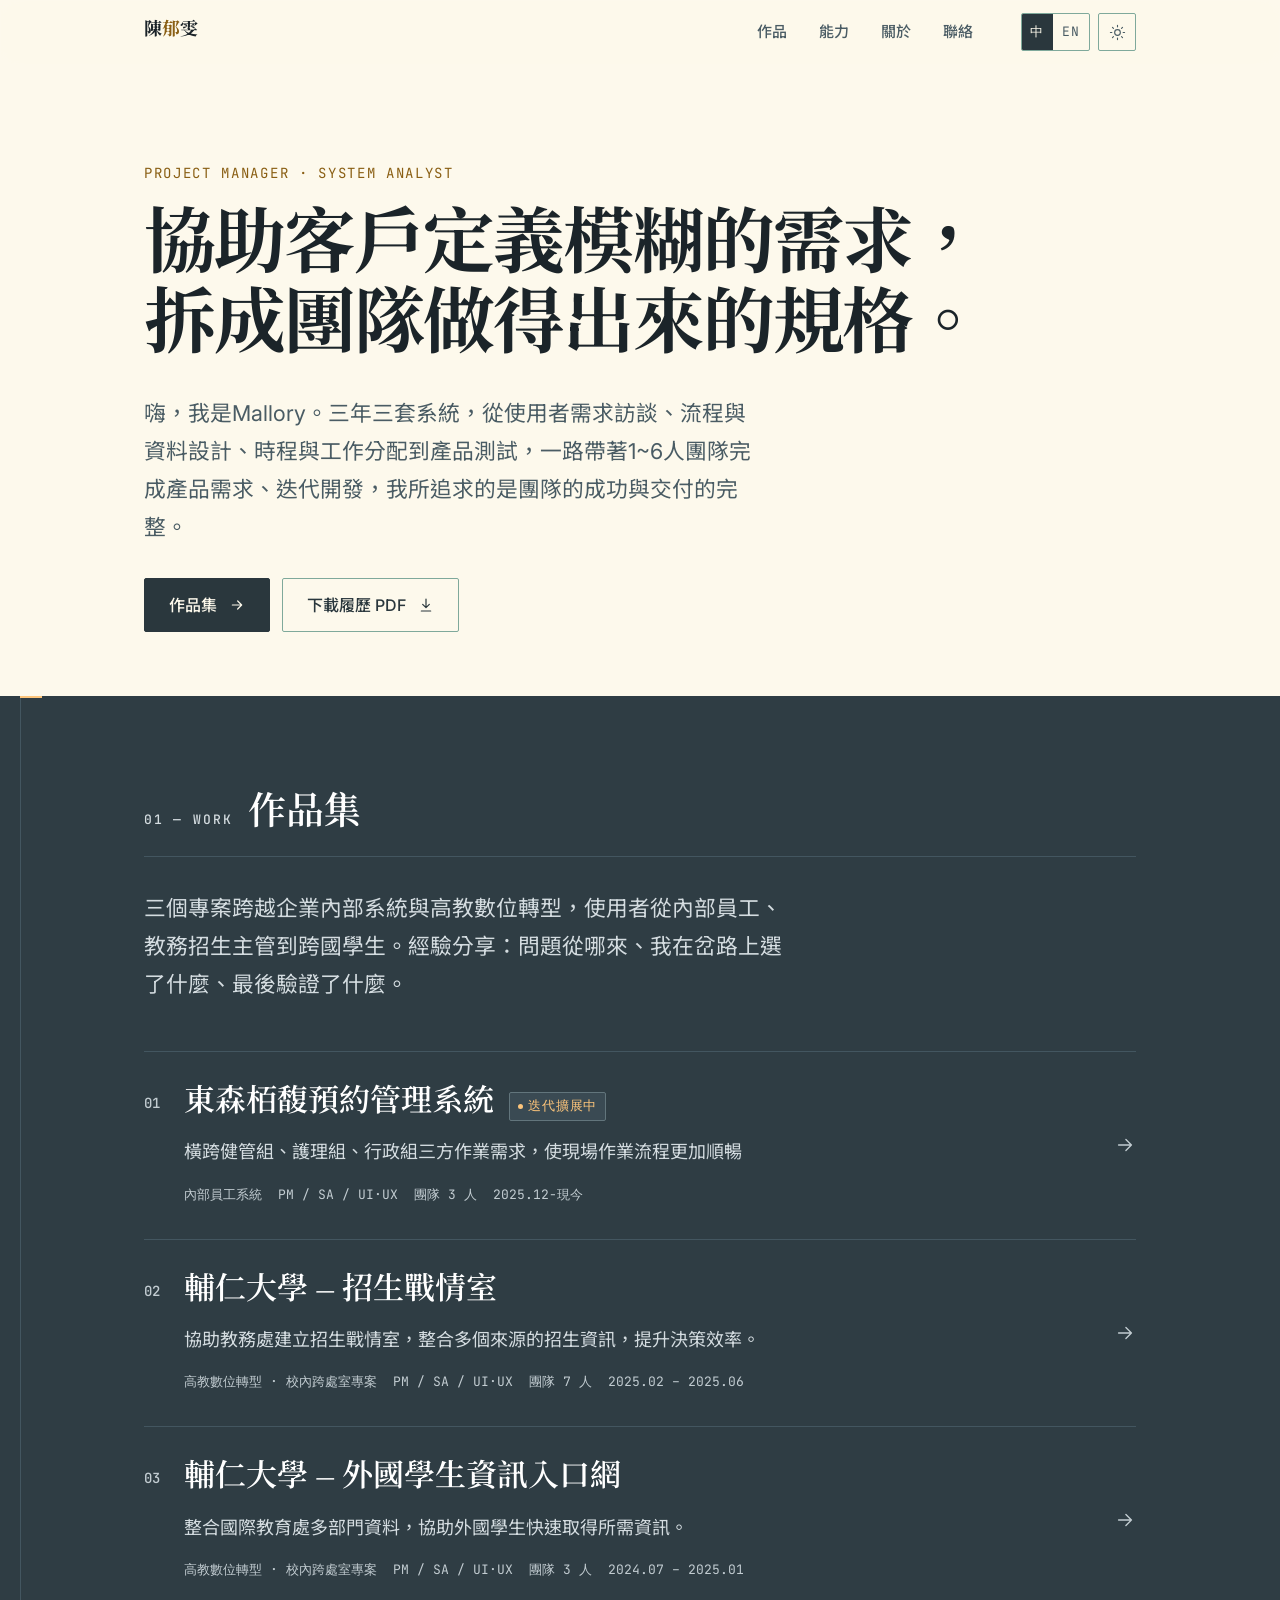
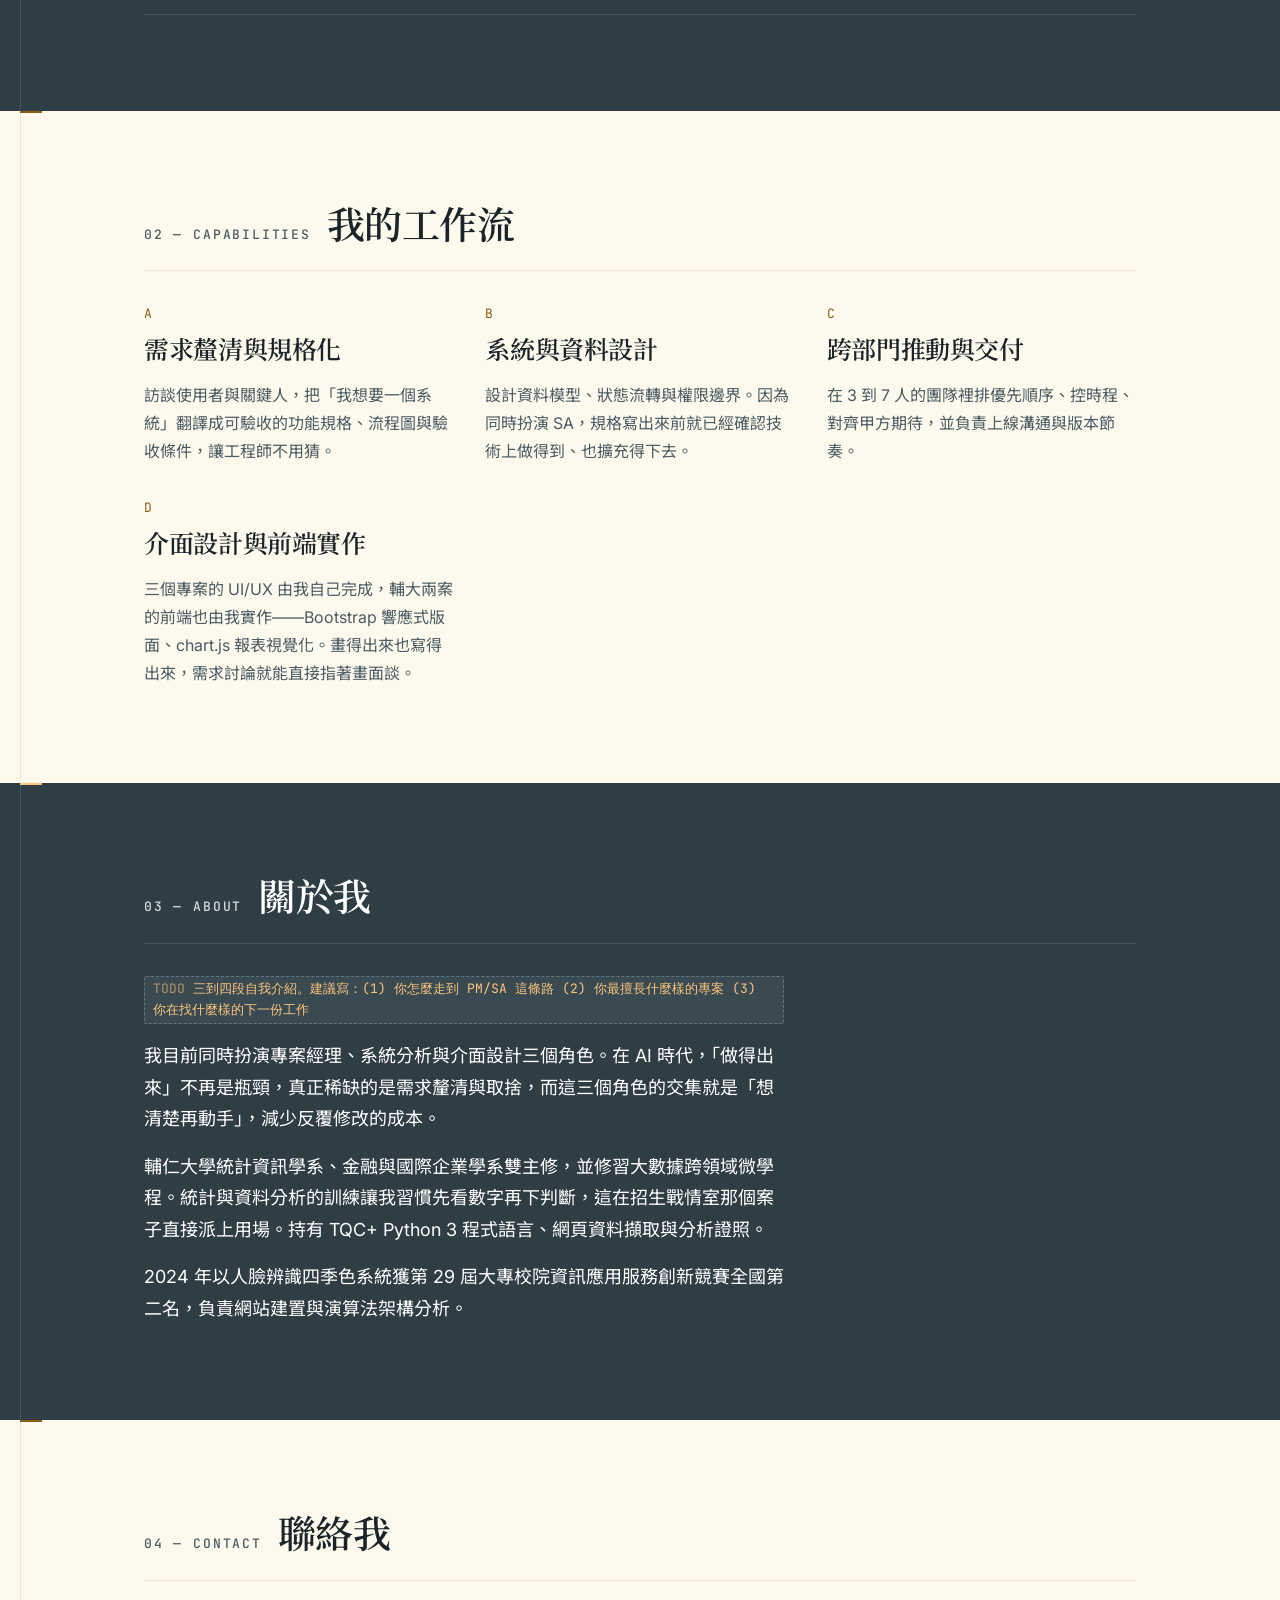
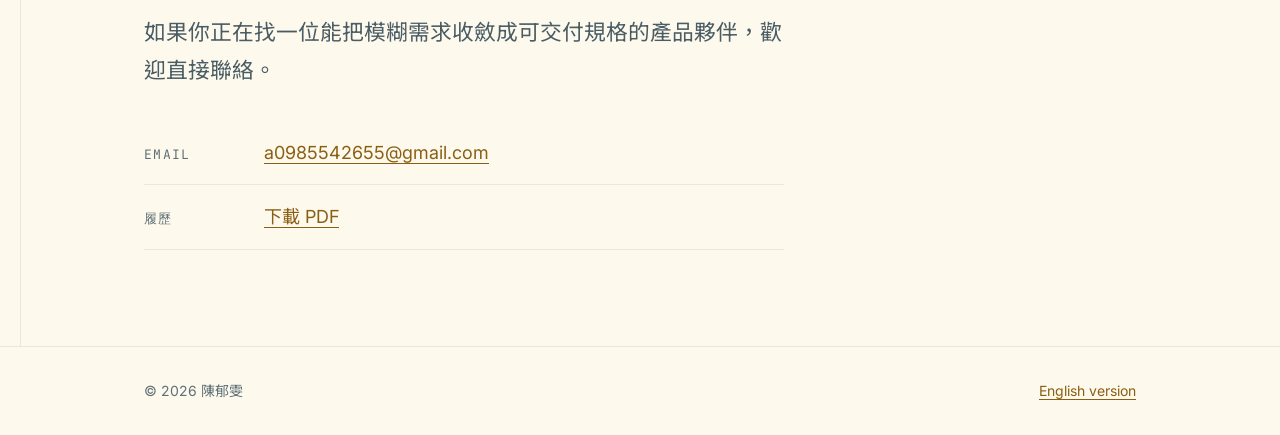
<file: index.html>
<!DOCTYPE html>
<html lang="zh-Hant">
<head>
<meta charset="utf-8">
<meta name="viewport" content="width=device-width, initial-scale=1">
<title>陳郁雯 — 專案經理 / 系統分析</title>
<meta name="description" content="專案經理與系統分析作品集：三個從需求訪談到上線的完整案例，涵蓋企業內部系統與高教數位轉型。">

<link rel="canonical" href="https://yuwen9012.github.io/">
<link rel="alternate" hreflang="zh-Hant" href="https://yuwen9012.github.io/">
<link rel="alternate" hreflang="en" href="https://yuwen9012.github.io/en/">
<link rel="alternate" hreflang="x-default" href="https://yuwen9012.github.io/">

<meta property="og:type" content="website">
<meta property="og:title" content="陳郁雯 — 專案經理 / 系統分析">
<meta property="og:description" content="三個從需求訪談到上線的完整案例，涵蓋企業內部系統與高教數位轉型。">
<meta property="og:url" content="https://yuwen9012.github.io/">
<meta property="og:locale" content="zh_TW">

<link rel="icon" href="assets/favicon.svg" type="image/svg+xml">

<link rel="preconnect" href="https://fonts.googleapis.com">
<link rel="preconnect" href="https://fonts.gstatic.com" crossorigin>
<link rel="stylesheet" href="https://fonts.googleapis.com/css2?family=Inter:wght@400;500;700&family=JetBrains+Mono:wght@400;500&family=Newsreader:wght@400;600;700&family=Noto+Sans+TC:wght@400;500;700&family=Noto+Serif+TC:wght@600;700&display=swap">
<link rel="stylesheet" href="assets/css/main.css">

<script>
  /* Applied before paint so the page never flashes the wrong theme. */
  try {
    var t = localStorage.getItem("theme");
    if (t) document.documentElement.setAttribute("data-theme", t);
  } catch (e) {}
</script>
</head>

<body>
<a class="skip-link" href="#main">跳至主要內容</a>

<header class="site-header">
  <div class="container site-header__inner">
    <a class="brand" href="/">陳<span>郁</span>雯</a>

    <nav class="site-nav" aria-label="主要導覽">
      <div class="site-nav__links">
        <a href="#work">作品</a>
        <a href="#capabilities">能力</a>
        <a href="#about">關於</a>
        <a href="#contact">聯絡</a>
      </div>
    </nav>
      <div class="nav-tools">
        <div class="lang-switch">
          <a href="/" aria-current="true" lang="zh-Hant">中</a>
          <a href="/en/" lang="en">EN</a>
        </div>
        <button class="theme-toggle" type="button" aria-label="切換深色模式">
          <svg class="icon-sun" viewBox="0 0 24 24" fill="none" stroke="currentColor" stroke-width="1.6" stroke-linecap="round" aria-hidden="true"><circle cx="12" cy="12" r="4"/><path d="M12 2v2M12 20v2M4.9 4.9l1.4 1.4M17.7 17.7l1.4 1.4M2 12h2M20 12h2M4.9 19.1l1.4-1.4M17.7 6.3l1.4-1.4"/></svg>
          <svg class="icon-moon" viewBox="0 0 24 24" fill="none" stroke="currentColor" stroke-width="1.6" stroke-linecap="round" stroke-linejoin="round" aria-hidden="true"><path d="M21 12.8A9 9 0 1 1 11.2 3a7 7 0 0 0 9.8 9.8z"/></svg>
        </button>
      </div>
  </div>
</header>

<main id="main">

  <!-- ============ Hero ============ -->
  <section class="hero">
    <div class="container">
      <p class="hero__role reveal">Project Manager &middot; System Analyst</p>
      <h1 class="display hero__title reveal" data-reveal-delay="60">
        協助客戶定義模糊的需求，<br>拆成團隊做得出來的規格。</h1>
      <p class="lede hero__lede reveal" data-reveal-delay="120">
        嗨，我是Mallory。三年三套系統，從使用者需求訪談、流程與資料設計、時程與工作分配到產品測試，一路帶著1~6人團隊完成產品需求、迭代開發，我所追求的是團隊的成功與交付的完整。</p>
      <div class="hero__actions reveal" data-reveal-delay="180">
        <a class="btn" href="#work">
          作品集<svg viewBox="0 0 24 24" fill="none" stroke="currentColor" stroke-width="1.8" stroke-linecap="round" stroke-linejoin="round" aria-hidden="true"><path d="M5 12h14M13 6l6 6-6 6"/></svg>
        </a>
        <!-- TODO：把履歷 PDF 放到 /resume.pdf -->
        <a class="btn btn--ghost" href="/resume.pdf">
          下載履歷 PDF
          <svg viewBox="0 0 24 24" fill="none" stroke="currentColor" stroke-width="1.8" stroke-linecap="round" stroke-linejoin="round" aria-hidden="true"><path d="M12 3v12M7 11l5 5 5-5M5 21h14"/></svg>
        </a>
      </div>
    </div>
  </section>

  <!-- ============ Work ============ -->
  <section class="section" id="work">
    <div class="container">
      <div class="section-head reveal">
        <span class="eyebrow">01 &mdash; Work</span>
        <h2>作品集</h2>
      </div>
      <p class="lede measure reveal" style="margin-bottom:var(--s-6)">
        三個專案跨越企業內部系統與高教數位轉型，使用者從內部員工、教務招生主管到跨國學生。經驗分享：問題從哪來、我在岔路上選了什麼、最後驗證了什麼。</p>

      <div class="project-list">

        <a class="project-item reveal" href="projects/ehsn-booking/">
          <span class="project-item__num">01</span>
          <span class="project-item__body">
            <span class="project-item__title">東森栢馥預約管理系統</span>
            <span class="tag" style="margin-left:.6rem;vertical-align:.18em">迭代擴展中</span>
            <span class="project-item__desc">
              <span >橫跨健管組、護理組、行政組三方作業需求，使現場作業流程更加順暢</span>
            </span>
            <span class="project-item__meta">
              <span>內部員工系統</span>
              <span>PM / SA / UI&middot;UX</span>
              <span>團隊 3 人</span>
              <span>2025.12-現今</span>
            </span>
          </span>
          <span class="project-item__arrow">
            <svg viewBox="0 0 24 24" fill="none" stroke="currentColor" stroke-width="1.5" stroke-linecap="round" stroke-linejoin="round" aria-hidden="true"><path d="M5 12h14M13 6l6 6-6 6"/></svg>
          </span>
        </a>

        <a class="project-item reveal" href="projects/fju-admissions/">
          <span class="project-item__num">02</span>
          <span class="project-item__body">
            <span class="project-item__title">輔仁大學 &mdash; 招生戰情室</span>
            <span class="project-item__desc">
              <span>協助教務處建立招生戰情室，整合多個來源的招生資訊，提升決策效率。</span>
            </span>
            <span class="project-item__meta">
              <span>高教數位轉型 &middot; 校內跨處室專案</span>
              <span>PM / SA / UI&middot;UX</span>
              <span>團隊 7 人</span>
              <span>2025.02 – 2025.06</span>
            </span>
          </span>
          <span class="project-item__arrow">
            <svg viewBox="0 0 24 24" fill="none" stroke="currentColor" stroke-width="1.5" stroke-linecap="round" stroke-linejoin="round" aria-hidden="true"><path d="M5 12h14M13 6l6 6-6 6"/></svg>
          </span>
        </a>

        <a class="project-item reveal" href="projects/fju-intl-portal/">
          <span class="project-item__num">03</span>
          <span class="project-item__body">
            <span class="project-item__title">輔仁大學 &mdash; 外國學生資訊入口網</span>
            <span class="project-item__desc">
              <span>整合國際教育處多部門資料，協助外國學生快速取得所需資訊。</span>
            </span>
            <span class="project-item__meta">
              <span>高教數位轉型 &middot; 校內跨處室專案</span>
              <span>PM / SA / UI&middot;UX</span>
              <span>團隊 3 人</span>
              <span>2024.07 – 2025.01</span>
            </span>
          </span>
          <span class="project-item__arrow">
            <svg viewBox="0 0 24 24" fill="none" stroke="currentColor" stroke-width="1.5" stroke-linecap="round" stroke-linejoin="round" aria-hidden="true"><path d="M5 12h14M13 6l6 6-6 6"/></svg>
          </span>
        </a>

      </div>
    </div>
  </section>

  <!-- ============ Capabilities ============ -->
  <section class="section" id="capabilities">
    <div class="container">
      <div class="section-head reveal">
        <span class="eyebrow">02 &mdash; Capabilities</span>
        <h2>我的工作流</h2>
      </div>

      <div class="grid-3">
        <div class="capability reveal">
          <span class="capability__num">A</span>
          <h3>需求釐清與規格化</h3>
          <p>訪談使用者與關鍵人，把「我想要一個系統」翻譯成可驗收的功能規格、流程圖與驗收條件，讓工程師不用猜。</p>
        </div>
        <div class="capability reveal" data-reveal-delay="60">
          <span class="capability__num">B</span>
          <h3>系統與資料設計</h3>
          <p>設計資料模型、狀態流轉與權限邊界。因為同時扮演 SA，規格寫出來前就已經確認技術上做得到、也擴充得下去。</p>
        </div>
        <div class="capability reveal" data-reveal-delay="120">
          <span class="capability__num">C</span>
          <h3>跨部門推動與交付</h3>
          <p>在 3 到 7 人的團隊裡排優先順序、控時程、對齊甲方期待，並負責上線溝通與版本節奏。</p>
        </div>
        <div class="capability reveal" data-reveal-delay="180">
          <span class="capability__num">D</span>
          <h3>介面設計與前端實作</h3>
          <p>三個專案的 UI/UX 由我自己完成，輔大兩案的前端也由我實作——Bootstrap 響應式版面、chart.js 報表視覺化。畫得出來也寫得出來，需求討論就能直接指著畫面談。</p>
        </div>
      </div>
    </div>
  </section>

  <!-- ============ About ============ -->
  <section class="section" id="about">
    <div class="container">
      <div class="section-head reveal">
        <span class="eyebrow">03 &mdash; About</span>
        <h2>關於我</h2>
      </div>
      <div class="prose measure reveal">
        <p><span class="todo">三到四段自我介紹。建議寫：(1) 你怎麼走到 PM/SA 這條路 (2) 你最擅長什麼樣的專案 (3) 你在找什麼樣的下一份工作</span></p>
        <p>
          我目前同時扮演專案經理、系統分析與介面設計三個角色。在 AI 時代，「做得出來」不再是瓶頸，真正稀缺的是需求釐清與取捨，而這三個角色的交集就是「想清楚再動手」，減少反覆修改的成本。</p>
        <p>輔仁大學統計資訊學系、金融與國際企業學系雙主修，並修習大數據跨領域微學程。統計與資料分析的訓練讓我習慣先看數字再下判斷，這在招生戰情室那個案子直接派上用場。持有 TQC+ Python 3 程式語言、網頁資料擷取與分析證照。</p>
        <p>2024 年以人臉辨識四季色系統獲第 29 屆大專校院資訊應用服務創新競賽全國第二名，負責網站建置與演算法架構分析。</p>
      </div>
    </div>
  </section>

  <!-- ============ Contact ============ -->
  <section class="section" id="contact">
    <div class="container">
      <div class="section-head reveal">
        <span class="eyebrow">04 &mdash; Contact</span>
        <h2>聯絡我</h2>
      </div>
      <div class="measure reveal">
        <p class="lede">如果你正在找一位能把模糊需求收斂成可交付規格的產品夥伴，歡迎直接聯絡。</p>
        <dl class="contact-list">
          <div class="contact-row">
            <dt>Email</dt>
            <!-- TODO：請務必使用「個人」信箱，不要用公司信箱 -->
            <dd><a class="link" href="mailto:a0985542655@gmail.com">a0985542655@gmail.com</a></dd>
          </div>
          <div class="contact-row">
            <dt>履歷</dt>
            <dd><a class="link" href="/resume.pdf">下載 PDF</a></dd>
          </div>
        </dl>
      </div>
    </div>
  </section>

</main>

<footer class="site-footer">
  <div class="container site-footer__inner">
    <span>&copy; 2026 陳郁雯</span>
    <span><a class="link" href="/en/" lang="en">English version</a></span>
  </div>
</footer>

<script src="assets/js/main.js" defer></script>
</body>
</html>
</file>
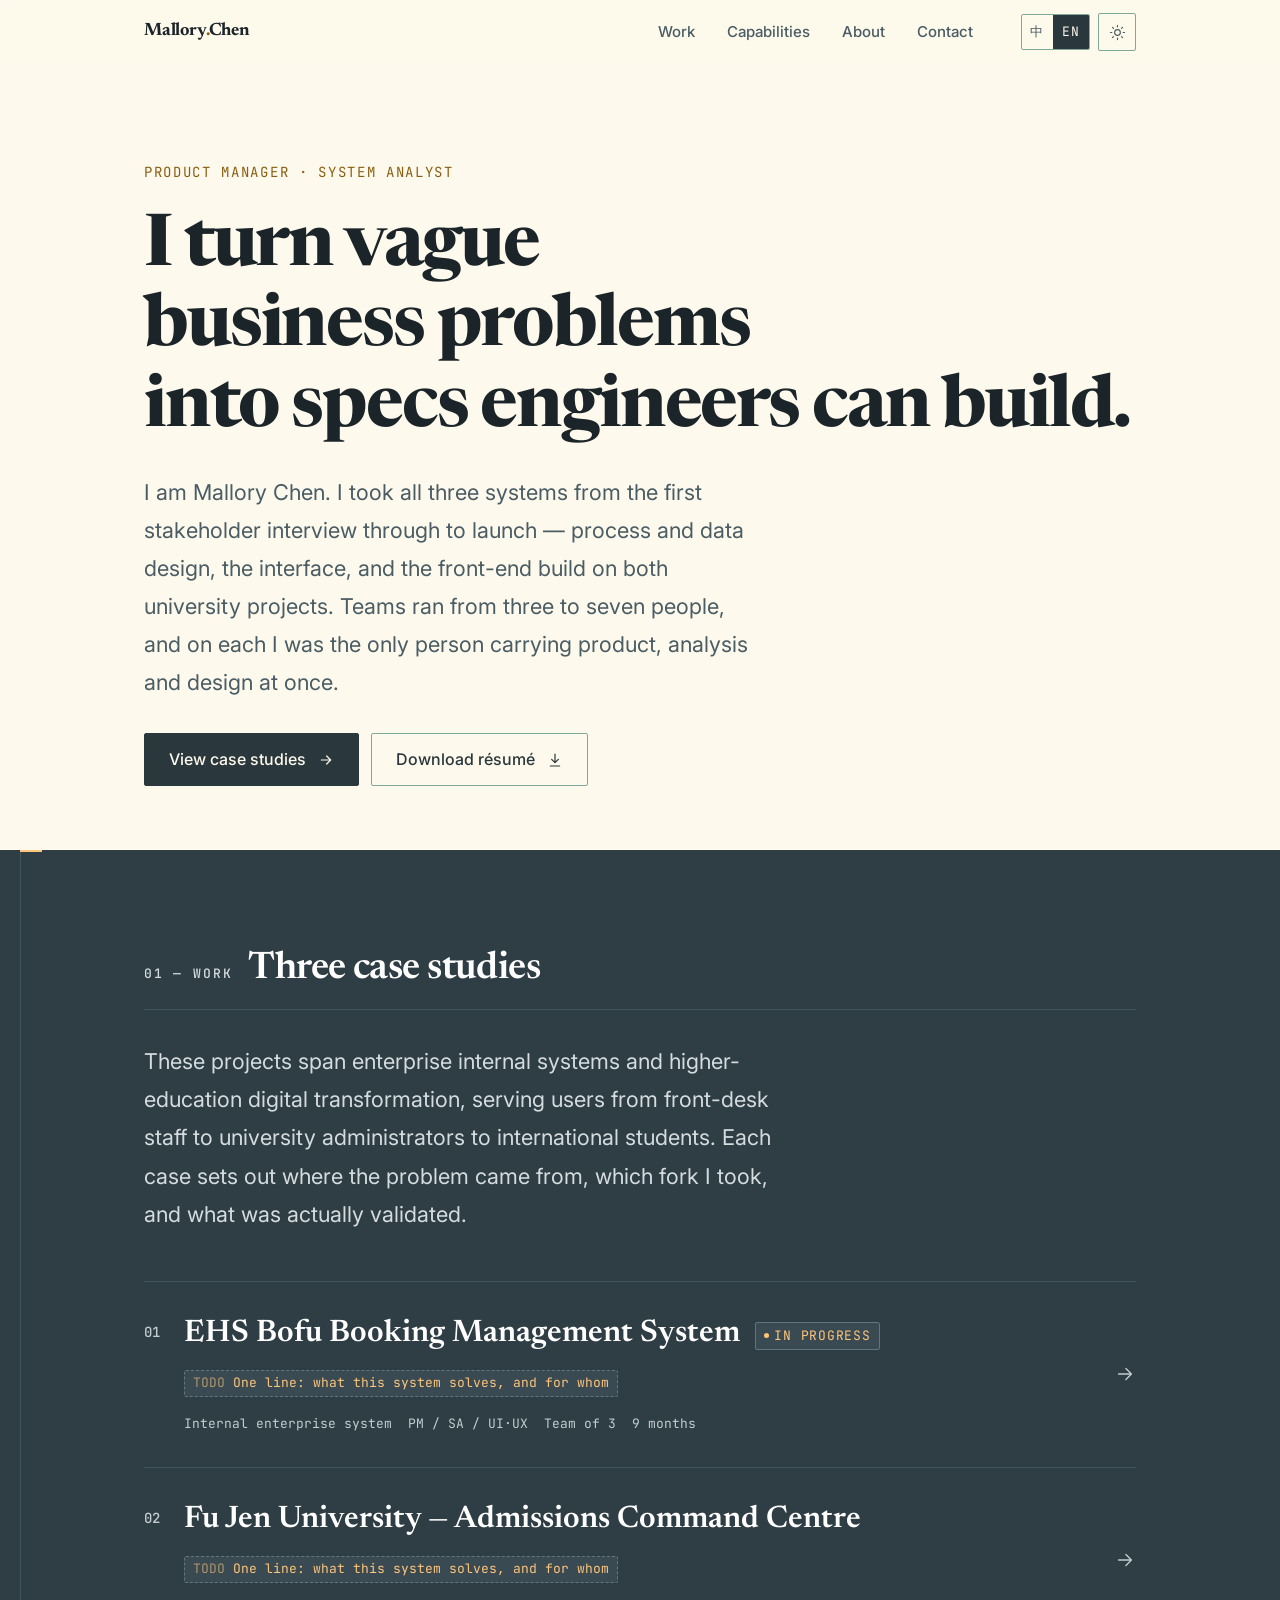
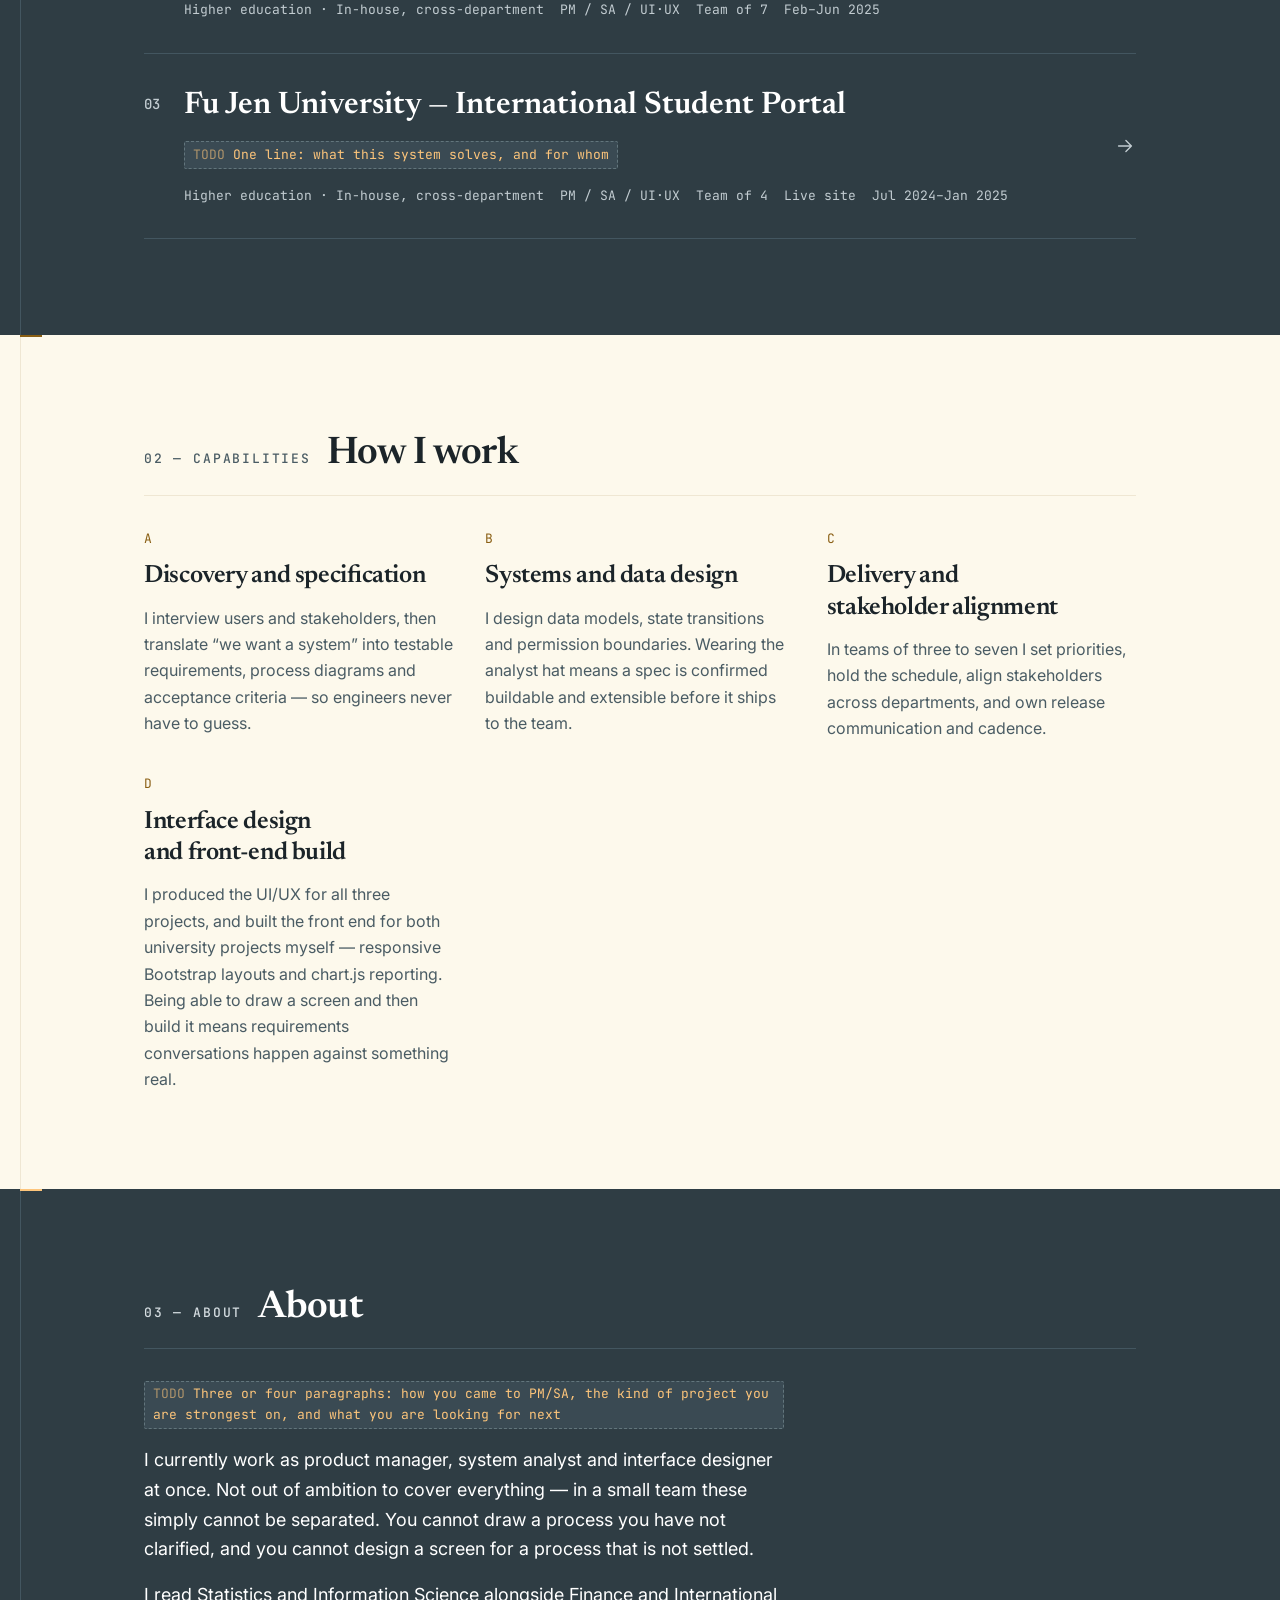
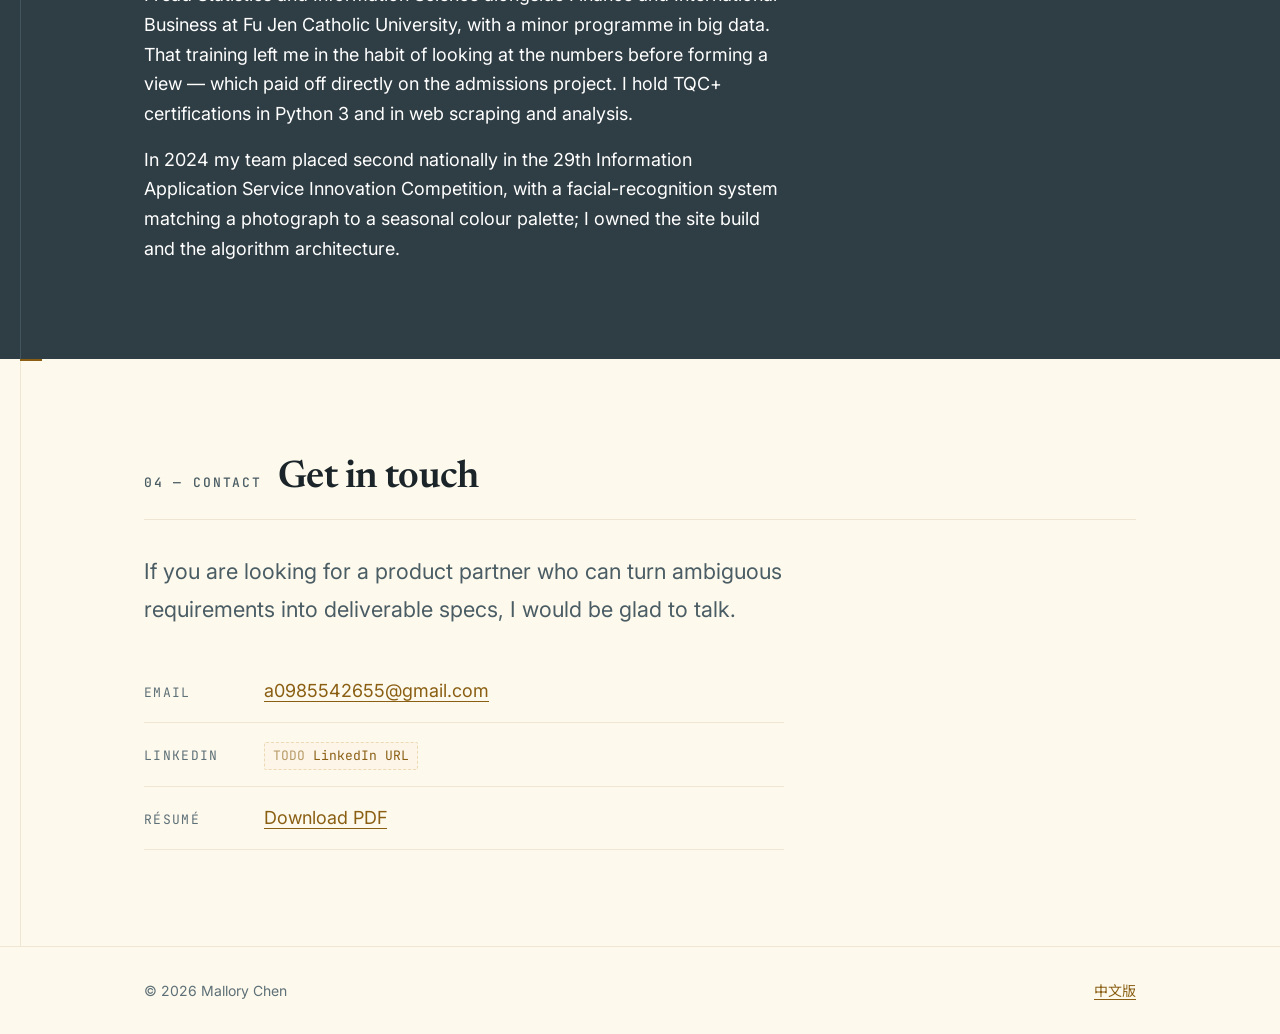
<file: en/index.html>
<!DOCTYPE html>
<html lang="en">
<head>
<meta charset="utf-8">
<meta name="viewport" content="width=device-width, initial-scale=1">
<title>Mallory Chen — Product Manager / System Analyst</title>
<meta name="description" content="Product management and systems analysis portfolio: three end-to-end case studies across enterprise internal systems and higher-education digital transformation.">

<link rel="canonical" href="https://yuwen9012.github.io/en/">
<link rel="alternate" hreflang="zh-Hant" href="https://yuwen9012.github.io/">
<link rel="alternate" hreflang="en" href="https://yuwen9012.github.io/en/">
<link rel="alternate" hreflang="x-default" href="https://yuwen9012.github.io/">

<meta property="og:type" content="website">
<meta property="og:title" content="Mallory Chen — Product Manager / System Analyst">
<meta property="og:description" content="Three end-to-end case studies across enterprise internal systems and higher-education digital transformation.">
<meta property="og:url" content="https://yuwen9012.github.io/en/">
<meta property="og:locale" content="en">

<link rel="icon" href="../assets/favicon.svg" type="image/svg+xml">

<link rel="preconnect" href="https://fonts.googleapis.com">
<link rel="preconnect" href="https://fonts.gstatic.com" crossorigin>
<link rel="stylesheet" href="https://fonts.googleapis.com/css2?family=Inter:wght@400;500;700&family=JetBrains+Mono:wght@400;500&family=Newsreader:wght@400;600;700&family=Noto+Sans+TC:wght@400;500;700&family=Noto+Serif+TC:wght@600;700&display=swap">
<link rel="stylesheet" href="../assets/css/main.css">

<script>
  try {
    var t = localStorage.getItem("theme");
    if (t) document.documentElement.setAttribute("data-theme", t);
  } catch (e) {}
</script>
</head>

<body>
<a class="skip-link" href="#main">Skip to main content</a>

<header class="site-header">
  <div class="container site-header__inner">
    <a class="brand" href="/en/">Mallory<span>.</span>Chen</a>

    <nav class="site-nav" aria-label="Primary">
      <div class="site-nav__links">
        <a href="#work">Work</a>
        <a href="#capabilities">Capabilities</a>
        <a href="#about">About</a>
        <a href="#contact">Contact</a>
      </div>
    </nav>
      <div class="nav-tools">
        <div class="lang-switch">
          <a href="/" lang="zh-Hant">中</a>
          <a href="/en/" aria-current="true" lang="en">EN</a>
        </div>
        <button class="theme-toggle" type="button" aria-label="Toggle dark mode">
          <svg class="icon-sun" viewBox="0 0 24 24" fill="none" stroke="currentColor" stroke-width="1.6" stroke-linecap="round" aria-hidden="true"><circle cx="12" cy="12" r="4"/><path d="M12 2v2M12 20v2M4.9 4.9l1.4 1.4M17.7 17.7l1.4 1.4M2 12h2M20 12h2M4.9 19.1l1.4-1.4M17.7 6.3l1.4-1.4"/></svg>
          <svg class="icon-moon" viewBox="0 0 24 24" fill="none" stroke="currentColor" stroke-width="1.6" stroke-linecap="round" stroke-linejoin="round" aria-hidden="true"><path d="M21 12.8A9 9 0 1 1 11.2 3a7 7 0 0 0 9.8 9.8z"/></svg>
        </button>
      </div>
  </div>
</header>

<main id="main">

  <!-- ============ Hero ============ -->
  <section class="hero">
    <div class="container">
      <p class="hero__role reveal">Product Manager &middot; System Analyst</p>
      <h1 class="display hero__title reveal" data-reveal-delay="60">
        I turn vague business problems<br>
        into specs engineers can build.
      </h1>
      <p class="lede hero__lede reveal" data-reveal-delay="120">
        I am Mallory Chen. I took all three systems from the first stakeholder interview
        through to launch &mdash; process and data design, the interface, and the front-end build
        on both university projects. Teams ran from three to seven people, and on each I was the
        only person carrying product, analysis and design at once.
      </p>
      <div class="hero__actions reveal" data-reveal-delay="180">
        <a class="btn" href="#work">
          View case studies
          <svg viewBox="0 0 24 24" fill="none" stroke="currentColor" stroke-width="1.8" stroke-linecap="round" stroke-linejoin="round" aria-hidden="true"><path d="M5 12h14M13 6l6 6-6 6"/></svg>
        </a>
        <!-- TODO: place the English resume at /resume-en.pdf -->
        <a class="btn btn--ghost" href="/resume-en.pdf">
          Download résumé
          <svg viewBox="0 0 24 24" fill="none" stroke="currentColor" stroke-width="1.8" stroke-linecap="round" stroke-linejoin="round" aria-hidden="true"><path d="M12 3v12M7 11l5 5 5-5M5 21h14"/></svg>
        </a>
      </div>
    </div>
  </section>

  <!-- ============ Work ============ -->
  <section class="section" id="work">
    <div class="container">
      <div class="section-head reveal">
        <span class="eyebrow">01 &mdash; Work</span>
        <h2>Three case studies</h2>
      </div>
      <p class="lede measure reveal" style="margin-bottom:var(--s-6)">
        These projects span enterprise internal systems and higher-education digital transformation,
        serving users from front-desk staff to university administrators to international students.
        Each case sets out where the problem came from, which fork I took, and what was actually validated.
      </p>

      <div class="project-list">

        <a class="project-item reveal" href="projects/ehsn-booking/">
          <span class="project-item__num">01</span>
          <span class="project-item__body">
            <span class="project-item__title">EHS Bofu Booking Management System</span>
            <span class="tag" style="margin-left:.6rem;vertical-align:.18em">In progress</span>
            <span class="project-item__desc">
              <span class="todo">One line: what this system solves, and for whom</span>
            </span>
            <span class="project-item__meta">
              <span>Internal enterprise system</span>
              <span>PM / SA / UI&middot;UX</span>
              <span>Team of 3</span>
              <span>9 months</span>
            </span>
          </span>
          <span class="project-item__arrow">
            <svg viewBox="0 0 24 24" fill="none" stroke="currentColor" stroke-width="1.5" stroke-linecap="round" stroke-linejoin="round" aria-hidden="true"><path d="M5 12h14M13 6l6 6-6 6"/></svg>
          </span>
        </a>

        <a class="project-item reveal" href="projects/fju-admissions/">
          <span class="project-item__num">02</span>
          <span class="project-item__body">
            <span class="project-item__title">Fu Jen University &mdash; Admissions Command Centre</span>
            <span class="project-item__desc">
              <span class="todo">One line: what this system solves, and for whom</span>
            </span>
            <span class="project-item__meta">
              <span>Higher education &middot; In-house, cross-department</span>
              <span>PM / SA / UI&middot;UX</span>
              <span>Team of 7</span>
              <span>Feb&ndash;Jun 2025</span>
            </span>
          </span>
          <span class="project-item__arrow">
            <svg viewBox="0 0 24 24" fill="none" stroke="currentColor" stroke-width="1.5" stroke-linecap="round" stroke-linejoin="round" aria-hidden="true"><path d="M5 12h14M13 6l6 6-6 6"/></svg>
          </span>
        </a>

        <a class="project-item reveal" href="projects/fju-intl-portal/">
          <span class="project-item__num">03</span>
          <span class="project-item__body">
            <span class="project-item__title">Fu Jen University &mdash; International Student Portal</span>
            <span class="project-item__desc">
              <span class="todo">One line: what this system solves, and for whom</span>
            </span>
            <span class="project-item__meta">
              <span>Higher education &middot; In-house, cross-department</span>
              <span>PM / SA / UI&middot;UX</span>
              <span>Team of 4</span>
              <span>Live site</span>
              <span>Jul 2024&ndash;Jan 2025</span>
            </span>
          </span>
          <span class="project-item__arrow">
            <svg viewBox="0 0 24 24" fill="none" stroke="currentColor" stroke-width="1.5" stroke-linecap="round" stroke-linejoin="round" aria-hidden="true"><path d="M5 12h14M13 6l6 6-6 6"/></svg>
          </span>
        </a>

      </div>
    </div>
  </section>

  <!-- ============ Capabilities ============ -->
  <section class="section" id="capabilities">
    <div class="container">
      <div class="section-head reveal">
        <span class="eyebrow">02 &mdash; Capabilities</span>
        <h2>How I work</h2>
      </div>

      <div class="grid-3">
        <div class="capability reveal">
          <span class="capability__num">A</span>
          <h3>Discovery and specification</h3>
          <p>I interview users and stakeholders, then translate &ldquo;we want a system&rdquo; into testable requirements, process diagrams and acceptance criteria &mdash; so engineers never have to guess.</p>
        </div>
        <div class="capability reveal" data-reveal-delay="60">
          <span class="capability__num">B</span>
          <h3>Systems and data design</h3>
          <p>I design data models, state transitions and permission boundaries. Wearing the analyst hat means a spec is confirmed buildable and extensible before it ships to the team.</p>
        </div>
        <div class="capability reveal" data-reveal-delay="120">
          <span class="capability__num">C</span>
          <h3>Delivery and stakeholder alignment</h3>
          <p>In teams of three to seven I set priorities, hold the schedule, align stakeholders across departments, and own release communication and cadence.</p>
        </div>
        <div class="capability reveal" data-reveal-delay="180">
          <span class="capability__num">D</span>
          <h3>Interface design and front-end build</h3>
          <p>I produced the UI/UX for all three projects, and built the front end for both university projects myself &mdash; responsive Bootstrap layouts and chart.js reporting. Being able to draw a screen and then build it means requirements conversations happen against something real.</p>
        </div>
      </div>
    </div>
  </section>

  <!-- ============ About ============ -->
  <section class="section" id="about">
    <div class="container">
      <div class="section-head reveal">
        <span class="eyebrow">03 &mdash; About</span>
        <h2>About</h2>
      </div>
      <div class="prose measure reveal">
        <p><span class="todo">Three or four paragraphs: how you came to PM/SA, the kind of project you are strongest on, and what you are looking for next</span></p>
        <p>
          I currently work as product manager, system analyst and interface designer at once.
          Not out of ambition to cover everything &mdash; in a small team these simply cannot be separated.
          You cannot draw a process you have not clarified, and you cannot design a screen for a process that is not settled.
        </p>
        <p>I read Statistics and Information Science alongside Finance and International Business at Fu Jen Catholic University, with a minor programme in big data. That training left me in the habit of looking at the numbers before forming a view &mdash; which paid off directly on the admissions project. I hold TQC+ certifications in Python 3 and in web scraping and analysis.</p>
        <p>In 2024 my team placed second nationally in the 29th Information Application Service Innovation Competition, with a facial-recognition system matching a photograph to a seasonal colour palette; I owned the site build and the algorithm architecture.</p>
      </div>
    </div>
  </section>

  <!-- ============ Contact ============ -->
  <section class="section" id="contact">
    <div class="container">
      <div class="section-head reveal">
        <span class="eyebrow">04 &mdash; Contact</span>
        <h2>Get in touch</h2>
      </div>
      <div class="measure reveal">
        <p class="lede">If you are looking for a product partner who can turn ambiguous requirements into deliverable specs, I would be glad to talk.</p>
        <dl class="contact-list">
          <div class="contact-row">
            <dt>Email</dt>
            <!-- TODO: use a PERSONAL address here, never a company one -->
            <dd><a class="link" href="mailto:a0985542655@gmail.com">a0985542655@gmail.com</a></dd>
          </div>
          <div class="contact-row">
            <dt>LinkedIn</dt>
            <dd><span class="todo">LinkedIn URL</span></dd>
          </div>
          <div class="contact-row">
            <dt>Résumé</dt>
            <dd><a class="link" href="/resume-en.pdf">Download PDF</a></dd>
          </div>
        </dl>
      </div>
    </div>
  </section>

</main>

<footer class="site-footer">
  <div class="container site-footer__inner">
    <span>&copy; 2026 Mallory Chen</span>
    <span><a class="link" href="/" lang="zh-Hant">中文版</a></span>
  </div>
</footer>

<script src="../assets/js/main.js" defer></script>
</body>
</html>
</file>
<file: assets/css/main.css>
/* ============================================================
   Mallory Chen — Portfolio
   Design system: Editorial / Swiss
   Accent: Brick Red #8C3A2B  ·  Neutral: Editorial Ink
   ============================================================ */

/* ---------- 1. Tokens ---------- */
:root {
  color-scheme: light;

  /* Neutrals (editorial ink scale) */
  --bg:            #FDF9EC;
  --surface:       #FFFDF7;
  --surface-sunk:  #F7F0DE;
  --ink:           #2A373D;
  --ink-strong:    #1B2429;
  --muted:         #4A5C64;
  --muted-soft:    #5E7078;
  --border:        #EFE7D3;
  --border-strong: #7FA99B;

  /* Accent — brick red */
  --accent:        #8A5F14;
  --accent-hover:  #6E4B0F;
  --accent-wash:   #FCF5E8;
  --accent-line:   #ECDAB6;

  /* Typography */
  --font-serif: "Newsreader", "Noto Serif TC", Georgia, "Songti TC", serif;
  --font-sans:  "Inter", "Noto Sans TC", -apple-system, BlinkMacSystemFont, "Segoe UI", "PingFang TC", "Microsoft JhengHei", sans-serif;
  --font-mono:  "JetBrains Mono", ui-monospace, SFMono-Regular, Menlo, Consolas, monospace;

  /* Spacious density scale (dial 3/10) */
  --s-1: 0.5rem;
  --s-2: 0.75rem;
  --s-3: 1rem;
  --s-4: 1.5rem;
  --s-5: 2rem;
  --s-6: 3rem;
  --s-7: 4rem;
  --s-8: 6rem;

  --container: 68rem;
  --measure:   40rem;
  /* Decision cards carry a label gutter, so they need more room than
     running prose before the content column gets uncomfortably narrow. */
  --measure-wide: 52rem;
  --radius:    2px;

  --ease: cubic-bezier(0.22, 0.61, 0.36, 1);
}

@media (prefers-color-scheme: dark) {
  :root:not([data-theme="light"]) {
    color-scheme: dark;
    --bg:            #394A51;
    --surface:       #42545C;
    --surface-sunk:  #2A3840;
    --ink:           #FFFFFF;
    --ink-strong:    #FFFFFF;
    --muted:         #D4DCE0;
    --muted-soft:    #C2CCD1;
    --border:        #4D5F67;
    --border-strong: #7FA99B;
    --accent:        #FDC57B;
    --accent-hover:  #FFD9A3;
    --accent-wash:   #44555C;
    --accent-line:   #6C7F76;
  }
}

:root[data-theme="dark"] {
  color-scheme: dark;
  --bg:            #394A51;
  --surface:       #42545C;
  --surface-sunk:  #2A3840;
  --ink:           #FFFFFF;
  --ink-strong:    #FFFFFF;
  --muted:         #D4DCE0;
  --muted-soft:    #C2CCD1;
  --border:        #4D5F67;
  --border-strong: #7FA99B;
  --accent:        #FDC57B;
  --accent-hover:  #FFD9A3;
  --accent-wash:   #44555C;
  --accent-line:   #6C7F76;
}

/* ---------- 2. Reset ---------- */
*, *::before, *::after { box-sizing: border-box; }
* { margin: 0; }

html {
  -webkit-text-size-adjust: 100%;
  scroll-behavior: smooth;
}

body {
  background: var(--bg);
  color: var(--ink);
  font-family: var(--font-sans);
  font-size: 1.125rem;
  line-height: 1.75;
  font-feature-settings: "kern", "liga";
  -webkit-font-smoothing: antialiased;
  text-rendering: optimizeLegibility;
}

html[lang^="en"] body { line-height: 1.65; }

img, svg { display: block; max-width: 100%; height: auto; }
a { color: inherit; }

:focus-visible {
  outline: 2px solid var(--accent);
  outline-offset: 3px;
  border-radius: var(--radius);
}

::selection { background: var(--accent); color: #fff; }

/* ---------- 3. Layout primitives ---------- */
.container {
  width: 100%;
  max-width: var(--container);
  margin-inline: auto;
  padding-inline: var(--s-4);
}

@media (min-width: 48rem) {
  .container { padding-inline: var(--s-6); }
}

.measure { max-width: var(--measure); }
.measure--wide { max-width: var(--measure-wide); }

.section { padding-block: var(--s-8); }
.section + .section { border-top: 1px solid var(--border); }

.skip-link {
  position: absolute;
  left: -9999px;
  top: 0;
  z-index: 100;
  background: var(--accent);
  color: #fff;
  padding: var(--s-2) var(--s-3);
}
.skip-link:focus { left: var(--s-3); top: var(--s-3); }

/* ---------- 4. Typography ---------- */
.eyebrow {
  font-family: var(--font-mono);
  font-size: 0.8125rem;
  font-weight: 500;
  letter-spacing: 0.14em;
  text-transform: uppercase;
  color: var(--muted);
}

h1, h2, h3, h4 {
  font-family: var(--font-serif);
  font-weight: 600;
  line-height: 1.25;
  letter-spacing: -0.015em;
  color: var(--ink-strong);
  text-wrap: balance;
}

.display {
  font-size: clamp(2.125rem, 5.6vw, 4.5rem);
  line-height: 1.12;
  letter-spacing: -0.03em;
  font-weight: 700;
}

h2 { font-size: clamp(1.625rem, 3.2vw, 2.375rem); }
h3 { font-size: clamp(1.3125rem, 2.1vw, 1.5625rem); }

.lede {
  font-size: clamp(1.1875rem, 1.7vw, 1.4375rem);
  color: var(--muted);
  line-height: 1.75;
}

p + p { margin-top: var(--s-3); }

.prose > * + * { margin-top: var(--s-3); }
.prose h3 { margin-top: var(--s-5); }
.prose ul, .prose ol { padding-left: 1.25em; }
.prose li + li { margin-top: var(--s-1); }
.prose strong { font-weight: 700; color: var(--ink-strong); }

.section-head {
  display: flex;
  align-items: baseline;
  gap: var(--s-3);
  margin-bottom: var(--s-5);
  padding-bottom: var(--s-3);
  border-bottom: 1px solid var(--border);
}
.section-head h2 { flex: 1; }

/* ---------- 5. Links and buttons ---------- */
.link {
  color: var(--accent);
  text-decoration: none;
  background-image: linear-gradient(var(--accent), var(--accent));
  background-size: 100% 1px;
  background-repeat: no-repeat;
  background-position: 0 100%;
  padding-bottom: 1px;
  transition: background-size 200ms var(--ease), color 200ms var(--ease);
}
.link:hover { color: var(--accent-hover); background-size: 0% 1px; }

.btn {
  display: inline-flex;
  align-items: center;
  gap: var(--s-2);
  min-height: 44px;
  padding: var(--s-2) var(--s-4);
  font-family: var(--font-sans);
  font-size: 1rem;
  font-weight: 500;
  text-decoration: none;
  border: 1px solid var(--ink);
  border-radius: var(--radius);
  background: var(--ink);
  color: var(--bg);
  cursor: pointer;
  transition: background-color 200ms var(--ease), color 200ms var(--ease), border-color 200ms var(--ease);
}
.btn:hover { background: var(--accent); border-color: var(--accent); color: #fff; }

.btn--ghost { background: transparent; color: var(--ink); border-color: var(--border-strong); }
.btn--ghost:hover { background: transparent; border-color: var(--accent); color: var(--accent); }

.btn svg { width: 16px; height: 16px; flex: none; }

/* ---------- 6. Site header ---------- */
.site-header {
  position: sticky;
  top: 0;
  z-index: 40;
  background: color-mix(in srgb, var(--bg) 88%, transparent);
  backdrop-filter: saturate(160%) blur(10px);
  border-bottom: 1px solid transparent;
  transition: border-color 200ms var(--ease);
}
.site-header[data-scrolled="true"] { border-bottom-color: var(--border); }

.site-header__inner {
  display: flex;
  align-items: center;
  gap: var(--s-4);
  min-height: 64px;
}

.brand {
  font-family: var(--font-serif);
  font-size: 1.125rem;
  font-weight: 700;
  letter-spacing: -0.01em;
  text-decoration: none;
  color: var(--ink-strong);
  white-space: nowrap;
}
.brand span { color: var(--accent); }

.site-nav {
  margin-left: auto;
  display: flex;
  align-items: center;
  gap: var(--s-1);
}
.site-nav__links { display: flex; align-items: center; gap: var(--s-1); }
.site-nav a {
  display: inline-flex;
  align-items: center;
  min-height: 44px;
  padding-inline: var(--s-2);
  font-size: 0.9375rem;
  font-weight: 500;
  color: var(--muted);
  text-decoration: none;
  transition: color 180ms var(--ease);
}
.site-nav a:hover,
.site-nav a[aria-current="page"] { color: var(--ink-strong); }

.nav-tools { display: flex; align-items: center; gap: var(--s-1); margin-left: var(--s-2); }

.lang-switch {
  display: inline-flex;
  align-items: center;
  font-family: var(--font-mono);
  font-size: 0.8125rem;
  letter-spacing: 0.08em;
  border: 1px solid var(--border-strong);
  border-radius: var(--radius);
  overflow: hidden;
}
.lang-switch a {
  padding: 0.4rem 0.55rem;
  min-height: 0;
  text-decoration: none;
  color: var(--muted);
  transition: background-color 180ms var(--ease), color 180ms var(--ease);
}
.lang-switch a[aria-current="true"] { background: var(--ink); color: var(--bg); }
.lang-switch a:not([aria-current="true"]):hover { background: var(--surface-sunk); color: var(--ink-strong); }

.theme-toggle {
  display: inline-flex;
  align-items: center;
  justify-content: center;
  width: 38px;
  height: 38px;
  border: 1px solid var(--border-strong);
  border-radius: var(--radius);
  background: transparent;
  color: var(--muted);
  cursor: pointer;
  transition: color 180ms var(--ease), border-color 180ms var(--ease);
}
.theme-toggle:hover { color: var(--ink-strong); border-color: var(--ink-strong); }
.theme-toggle svg { width: 17px; height: 17px; }
.theme-toggle .icon-moon { display: none; }

:root[data-theme="dark"] .theme-toggle .icon-moon { display: block; }
:root[data-theme="dark"] .theme-toggle .icon-sun { display: none; }

@media (prefers-color-scheme: dark) {
  :root:not([data-theme="light"]) .theme-toggle .icon-moon { display: block; }
  :root:not([data-theme="light"]) .theme-toggle .icon-sun { display: none; }
}

/* ---------- 7. Hero ---------- */
.hero { padding-block: var(--s-8) var(--s-7); }

.hero__role {
  font-family: var(--font-mono);
  font-size: 0.875rem;
  letter-spacing: 0.12em;
  text-transform: uppercase;
  color: var(--accent);
  margin-bottom: var(--s-4);
}
.hero__title { margin-bottom: var(--s-4); }
.hero__lede { max-width: 38rem; margin-bottom: var(--s-5); }
.hero__actions { display: flex; flex-wrap: wrap; gap: var(--s-2); }

/* ---------- 8. Project index ---------- */
.project-list { border-top: 1px solid var(--border); }

.project-item {
  display: grid;
  grid-template-columns: auto 1fr auto;
  align-items: start;
  gap: var(--s-3) var(--s-4);
  padding-block: var(--s-5);
  border-bottom: 1px solid var(--border);
  text-decoration: none;
  color: inherit;
  transition: background-color 250ms var(--ease);
}
.project-item:hover { background: var(--accent-wash); }

.project-item__num {
  font-family: var(--font-mono);
  font-size: 0.875rem;
  font-weight: 500;
  color: var(--muted-soft);
  padding-top: 0.45rem;
  transition: color 200ms var(--ease);
}
.project-item:hover .project-item__num { color: var(--accent); }

.project-item__body { min-width: 0; }

.project-item__title {
  font-family: var(--font-serif);
  font-size: clamp(1.375rem, 2.5vw, 1.9375rem);
  font-weight: 600;
  line-height: 1.3;
  color: var(--ink-strong);
  display: inline;
  background-image: linear-gradient(var(--accent), var(--accent));
  background-size: 0% 1px;
  background-repeat: no-repeat;
  background-position: 0 100%;
  transition: background-size 320ms var(--ease);
}
.project-item:hover .project-item__title { background-size: 100% 1px; }

.project-item__desc { display: block; color: var(--muted); margin-top: var(--s-2); max-width: 36rem; }

.project-item__meta {
  display: flex;
  flex-wrap: wrap;
  gap: var(--s-1) var(--s-3);
  margin-top: var(--s-3);
  font-family: var(--font-mono);
  font-size: 0.8125rem;
  color: var(--muted-soft);
}

.project-item__arrow {
  align-self: center;
  color: var(--muted-soft);
  transition: transform 260ms var(--ease), color 200ms var(--ease);
}
.project-item:hover .project-item__arrow { transform: translateX(5px); color: var(--accent); }
.project-item__arrow svg { width: 22px; height: 22px; }

@media (max-width: 40rem) {
  .project-item { grid-template-columns: auto 1fr; }
  .project-item__arrow { display: none; }
}

.tag {
  display: inline-flex;
  align-items: center;
  gap: 0.35rem;
  font-family: var(--font-mono);
  font-size: 0.8125rem;
  letter-spacing: 0.06em;
  text-transform: uppercase;
  padding: 0.15rem 0.5rem;
  border: 1px solid var(--accent-line);
  border-radius: var(--radius);
  color: var(--accent);
  background: var(--accent-wash);
  white-space: nowrap;
}
.tag::before {
  content: "";
  width: 5px;
  height: 5px;
  border-radius: 50%;
  background: var(--accent);
}
.tag--quiet { color: var(--muted); border-color: var(--border-strong); background: transparent; }
.tag--quiet::before { display: none; }

/* ---------- 9. Capability grid ---------- */
.grid-3 {
  display: grid;
  gap: var(--s-5);
  grid-template-columns: repeat(auto-fit, minmax(15rem, 1fr));
}
.capability__num {
  display: block;
  font-family: var(--font-mono);
  font-size: 0.8125rem;
  letter-spacing: 0.1em;
  color: var(--accent);
  margin-bottom: var(--s-2);
}
.capability h3 { margin-bottom: var(--s-2); }
.capability p { color: var(--muted); font-size: 1rem; }

/* ---------- 10. Case study ---------- */
.case-hero { padding-block: var(--s-7) var(--s-6); }

.case-hero__num {
  font-family: var(--font-mono);
  font-size: 0.875rem;
  letter-spacing: 0.12em;
  color: var(--accent);
  margin-bottom: var(--s-3);
}
.case-hero__title { margin-bottom: var(--s-4); }
.case-hero__lede { max-width: 40rem; }

.factsheet {
  display: grid;
  grid-template-columns: repeat(auto-fit, minmax(11rem, 1fr));
  margin-top: var(--s-6);
  padding: 0;
  border: 1px solid var(--border-strong);
  border-radius: var(--radius);
  /* Hairlines belong to the cells, not to the grid gap: a gap-as-background
     would paint the empty cells of an incomplete last row. */
  overflow: hidden;
}
.factsheet > div {
  padding: var(--s-3) var(--s-4);
  border-right: 1px solid var(--border);
  border-bottom: 1px solid var(--border);
  margin: 0 -1px -1px 0;
}
.factsheet dt {
  font-family: var(--font-mono);
  font-size: 0.8125rem;
  letter-spacing: 0.1em;
  text-transform: uppercase;
  color: var(--muted-soft);
  margin-bottom: var(--s-1);
}
.factsheet dd { font-size: 1rem; font-weight: 500; color: var(--ink-strong); }

/* Decision cards — the PM differentiator */
.decision {
  border: 1px solid var(--border);
  border-left: 3px solid var(--accent);
  border-radius: var(--radius);
  background: var(--surface);
  padding: var(--s-4) var(--s-5);
}
.decision + .decision { margin-top: var(--s-4); }

.decision__label {
  font-family: var(--font-mono);
  font-size: 0.8125rem;
  letter-spacing: 0.12em;
  text-transform: uppercase;
  color: var(--accent);
  margin-bottom: var(--s-2);
}
.decision h3 { font-size: 1.3125rem; margin-bottom: var(--s-3); }
.decision dl { display: grid; gap: var(--s-2); }
.decision dt {
  font-family: var(--font-mono);
  font-size: 0.8125rem;
  letter-spacing: 0.06em;
  color: var(--muted-soft);
}
.decision dd { color: var(--ink); font-size: 1rem; }

@media (min-width: 40rem) {
  .decision dl { grid-template-columns: 6rem 1fr; align-items: baseline; }
  .decision dt { grid-column: 1; }
  .decision dd { grid-column: 2; }
}

/* Metrics */
.metrics {
  display: grid;
  grid-template-columns: repeat(auto-fit, minmax(11rem, 1fr));
  gap: var(--s-5);
  margin-block: var(--s-5);
  padding-block: var(--s-5);
  border-block: 1px solid var(--border);
}
.metric__value {
  font-family: var(--font-mono);
  font-size: clamp(1.9375rem, 4.2vw, 2.75rem);
  font-weight: 500;
  letter-spacing: -0.03em;
  color: var(--accent);
  font-variant-numeric: tabular-nums;
  line-height: 1.1;
}
.metric__label { font-size: 0.9375rem; color: var(--muted); margin-top: var(--s-1); }

/* Figure / diagram */
.figure {
  margin-block: var(--s-5);
  border: 1px solid var(--border);
  border-radius: var(--radius);
  background: var(--surface-sunk);
  padding: var(--s-5);
}
.figure figcaption {
  margin-top: var(--s-3);
  font-family: var(--font-mono);
  font-size: 0.875rem;
  color: var(--muted);
}

/* Mermaid diagrams — rendered in the browser from the source below.
   Before mermaid loads (or if the CDN fails) the source stays readable. */
.diagram {
  overflow-x: auto;
  -webkit-overflow-scrolling: touch;
}

/* Layer keylines. Fills stay neutral; only the stroke carries the colour,
   which keeps the diagrams reading as technical drawings rather than charts.
   Colour never carries meaning on its own — every node is also labelled and
   the legend names each layer. */
:root {
  --layer-people: #8A5F14;
  --layer-entry:  #3A5A68;
  --layer-logic:  #3F6B5C;
  --layer-data:   #7A5C2E;
  --layer-pain:   #A8342A;
}

@media (prefers-color-scheme: dark) {
  :root:not([data-theme="light"]) {
    --layer-people: #FDC57B;
    --layer-entry:  #9AB8C6;
    --layer-logic:  #7FA99B;
    --layer-data:   #D6B475;
    --layer-pain:   #F08C7E;
  }
}

:root[data-theme="dark"] {
  --layer-people: #FDC57B;
  --layer-entry:  #9AB8C6;
  --layer-logic:  #7FA99B;
  --layer-data:   #D6B475;
  --layer-pain:   #F08C7E;
}

/* Mermaid injects its own id-scoped rules, so these need !important. */
.diagram svg .node.lPeople > :is(rect, polygon, circle, path, ellipse) { stroke: var(--layer-people) !important; }
.diagram svg .node.lEntry  > :is(rect, polygon, circle, path, ellipse) { stroke: var(--layer-entry)  !important; }
.diagram svg .node.lLogic  > :is(rect, polygon, circle, path, ellipse) { stroke: var(--layer-logic)  !important; }
.diagram svg .node.lData   > :is(rect, polygon, circle, path, ellipse) { stroke: var(--layer-data)   !important; }
.diagram svg .node.lPain   > :is(rect, polygon, circle, path, ellipse) {
  stroke: var(--layer-pain) !important;
  stroke-width: 2px !important;
  stroke-dasharray: 5 3 !important;
}

/* Interaction: hover or tap a node to light its direct connections. */
.diagram svg .node.is-interactive { cursor: pointer; }
.diagram svg .node,
.diagram svg .flowchart-link { transition: opacity 160ms var(--ease); }

.diagram.is-focused svg .node:not(.is-lit) { opacity: 0.4; }
.diagram.is-focused svg .flowchart-link:not(.is-lit) { opacity: 0.18; }
.diagram svg .node.is-lit > :is(rect, polygon, circle, path, ellipse) { stroke-width: 2.5px !important; }
.diagram svg .flowchart-link.is-lit { stroke-width: 2.5px !important; }

.diagram__hint {
  margin-top: var(--s-2);
  font-family: var(--font-mono);
  font-size: 0.8125rem;
  color: var(--muted-soft);
}

/* Legend — names what each keyline colour means on this diagram. */
.legend {
  display: flex;
  flex-wrap: wrap;
  gap: var(--s-2) var(--s-4);
  margin-top: var(--s-4);
  padding: 0;
  list-style: none;
  font-family: var(--font-mono);
  font-size: 0.8125rem;
  color: var(--muted);
}
.legend li { display: flex; align-items: center; gap: 0.5rem; }
.legend__key {
  width: 1.25rem;
  height: 0;
  flex: none;
  border-top: 2px solid var(--border-strong);
}
.legend__key--lPeople { border-top-color: var(--layer-people); }
.legend__key--lEntry  { border-top-color: var(--layer-entry); }
.legend__key--lLogic  { border-top-color: var(--layer-logic); }
.legend__key--lData   { border-top-color: var(--layer-data); }
.legend__key--lPain   { border-top-color: var(--layer-pain); border-top-style: dashed; }
pre.mermaid {
  margin: 0;
  font-family: var(--font-mono);
  font-size: 0.875rem;
  line-height: 1.6;
  color: var(--muted);
  white-space: pre;
  tab-size: 2;
}
pre.mermaid[data-processed="true"] {
  white-space: normal;
  text-align: center;
}
.diagram svg {
  display: block;
  max-width: 100%;
  height: auto;
  margin-inline: auto;
}

/* Screenshots */
.shot {
  border: 1px solid var(--border-strong);
  border-radius: var(--radius);
  background: var(--surface);
  overflow: hidden;
}
.shot img { display: block; width: 100%; height: auto; }

/* The trigger is added by JS, so without it the screenshot still renders
   as a plain image — it just does not open. */
.shot__trigger {
  display: block;
  width: 100%;
  padding: 0;
  border: 0;
  background: none;
  cursor: zoom-in;
  position: relative;
  color: inherit;
  font: inherit;
}
/* The zoom-in cursor is the whole affordance — no badge, no icon, and the
   frame looks exactly as it did before the lightbox existed. */
.shot__trigger img { transition: opacity 200ms var(--ease); }
.shot__trigger:hover img { opacity: 0.92; }

/* Lightbox */
.lightbox {
  width: min(96vw, 1600px);
  max-width: none;
  max-height: 94vh;
  padding: 0;
  border: 0;
  border-radius: var(--radius);
  background: var(--surface);
  color: var(--ink);
  overflow: hidden;
}
.lightbox::backdrop {
  background: rgb(9 9 11 / 0.84);
  backdrop-filter: blur(3px);
}
.lightbox__figure { margin: 0; display: flex; flex-direction: column; }
.lightbox__img {
  display: block;
  width: 100%;
  height: auto;
  max-height: calc(94vh - 5rem);
  object-fit: contain;
  background: var(--surface-sunk);
}
.lightbox__caption {
  padding: var(--s-3) var(--s-4);
  border-top: 1px solid var(--border);
  font-size: 0.9375rem;
  line-height: 1.6;
  color: var(--muted);
}
.lightbox__close {
  position: absolute;
  top: var(--s-2);
  right: var(--s-2);
  display: inline-flex;
  align-items: center;
  justify-content: center;
  width: 40px;
  height: 40px;
  border: 1px solid var(--border-strong);
  border-radius: var(--radius);
  background: color-mix(in srgb, var(--surface) 88%, transparent);
  backdrop-filter: blur(6px);
  color: var(--ink);
  cursor: pointer;
  transition: border-color 180ms var(--ease), color 180ms var(--ease);
}
.lightbox__close:hover { border-color: var(--accent); color: var(--accent); }
.lightbox__close svg { width: 18px; height: 18px; }

/* Placeholder until a real screenshot is dropped in. */
.shot--empty {
  display: grid;
  place-items: center;
  aspect-ratio: 16 / 10;
  padding: var(--s-4);
  text-align: center;
  border-style: dashed;
  background: var(--surface);
}

.shot-grid {
  display: grid;
  gap: var(--s-4);
  grid-template-columns: repeat(auto-fit, minmax(16rem, 1fr));
}
.shot-caption {
  margin-top: var(--s-2);
  font-family: var(--font-mono);
  font-size: 0.8125rem;
  line-height: 1.6;
  color: var(--muted-soft);
}

/* Next case */
.next-case {
  display: flex;
  align-items: baseline;
  justify-content: space-between;
  gap: var(--s-4);
  padding-block: var(--s-6);
  text-decoration: none;
  color: inherit;
  border-top: 1px solid var(--border);
}
.next-case__label {
  font-family: var(--font-mono);
  font-size: 0.8125rem;
  letter-spacing: 0.1em;
  text-transform: uppercase;
  color: var(--muted-soft);
}
.next-case__title {
  font-family: var(--font-serif);
  font-size: clamp(1.375rem, 3.1vw, 2.0625rem);
  font-weight: 600;
  color: var(--ink-strong);
  margin-top: var(--s-2);
  transition: color 200ms var(--ease);
}
.next-case:hover .next-case__title { color: var(--accent); }

/* ---------- 11. Contact and footer ---------- */
.contact-list { margin-top: var(--s-5); }
.contact-row {
  display: flex;
  align-items: baseline;
  gap: var(--s-4);
  padding-block: var(--s-3);
  border-bottom: 1px solid var(--border);
}
.contact-row dt {
  font-family: var(--font-mono);
  font-size: 0.8125rem;
  letter-spacing: 0.1em;
  text-transform: uppercase;
  color: var(--muted-soft);
  width: 6rem;
  flex: none;
}

.site-footer {
  border-top: 1px solid var(--border);
  padding-block: var(--s-5);
  font-size: 0.875rem;
  color: var(--muted-soft);
}
.site-footer__inner {
  display: flex;
  flex-wrap: wrap;
  gap: var(--s-3);
  justify-content: space-between;
}
.site-footer a { text-decoration: none; }
.site-footer a:hover { color: var(--ink-strong); }

/* ---------- 12. TODO marker (delete once filled) ---------- */
.todo {
  display: inline-block;
  font-family: var(--font-mono);
  font-size: 0.8125rem;
  line-height: 1.6;
  color: var(--accent);
  background: var(--accent-wash);
  border: 1px dashed var(--accent-line);
  border-radius: var(--radius);
  padding: 0.15rem 0.5rem;
}
.todo::before { content: "TODO "; opacity: 0.6; }

/* ---------- 13. Responsive ---------- */

/* Sticky header would otherwise cover anchor targets. */
[id] { scroll-margin-top: 5rem; }

/* Long unbroken strings must never force a horizontal scrollbar. */
body, .display, .project-item__title, .next-case__title { overflow-wrap: break-word; }

/* Tablet and below — tighten the vertical rhythm. */
@media (max-width: 48rem) {
  :root {
    --s-6: 2.25rem;
    --s-7: 3rem;
    --s-8: 4rem;
  }
  .hero { padding-block: var(--s-7) var(--s-6); }
  .case-hero { padding-block: var(--s-6) var(--s-5); }
  .section-head { flex-wrap: wrap; gap: var(--s-1); }
  .section-head .eyebrow { flex-basis: 100%; }
}

/* Phone. */
@media (max-width: 40rem) {
  :root {
    --s-6: 2rem;
    --s-7: 2.5rem;
    --s-8: 3.25rem;
  }

  [id] { scroll-margin-top: 7.5rem; }

  .container { padding-inline: 1.25rem; }

  /* Header wraps to two rows: brand + tools, then the nav links below. */
  .site-header__inner {
    flex-wrap: wrap;
    min-height: 0;
    padding-block: var(--s-2);
    gap: var(--s-2);
    row-gap: 0;
  }
  .brand { flex: 1 1 auto; }
  .nav-tools { order: 2; margin-left: auto; }
  .site-nav { order: 3; flex-basis: 100%; margin-left: 0; }
  .site-nav__links {
    width: 100%;
    justify-content: space-between;
    gap: var(--s-2);
    border-top: 1px solid var(--border);
  }
  .site-nav a { min-height: 42px; padding-inline: 0; font-size: 0.875rem; }

  /* Drop the designed line break; let the headline wrap to the viewport. */
  .display br { display: none; }

  .hero__actions .btn { flex: 1 1 100%; justify-content: center; }

  .decision { padding: var(--s-4); }
  .decision dl { gap: 0; }
  .decision dt { margin-top: var(--s-3); }
  .decision dt:first-of-type { margin-top: 0; }

  .factsheet { grid-template-columns: repeat(2, minmax(0, 1fr)); gap: var(--s-3); }
  .metrics { grid-template-columns: minmax(0, 1fr); gap: var(--s-4); }
  .figure { padding: var(--s-4); }

  .contact-row { flex-direction: column; gap: 0; }
  .contact-row dt { width: auto; }

  .next-case { flex-wrap: wrap; }
  .next-case > svg { display: none; }

  .site-footer__inner { flex-direction: column; gap: var(--s-1); }
}

/* Small phones (360px and under). */
@media (max-width: 22.5rem) {
  .site-nav a { font-size: 0.8125rem; }
  .project-item { gap: var(--s-2) var(--s-3); }
  .factsheet { grid-template-columns: minmax(0, 1fr); }
}

/* ---------- 14. Reveal animation ---------- */
/* Two magnitudes, not one: text moves a little, blocks move more and scale up
   slightly so they read as arriving rather than sliding. The easing is slow at
   both ends and quick through the middle, which reads as precise; a plain
   decelerate curve reads soft. Scale stays close to 1 on text, where a larger
   value would blur the glyphs mid-transition. */
:root {
  --dur-reveal:    420ms;
  --dur-reveal-lg: 560ms;
  --ease-reveal:   cubic-bezier(0.72, 0, 0.22, 1);
  --rv-y:  12px;
  --rv-s:  0.99;
}

.reveal {
  opacity: 0;
  transform: translateY(var(--rv-y)) scale(var(--rv-s));
  will-change: transform, opacity;
}
.reveal.is-visible {
  opacity: 1;
  transform: none;
  transition: opacity var(--dur-reveal) var(--ease-reveal),
              transform var(--dur-reveal) var(--ease-reveal);
  will-change: auto;
}

/* Blocks travel further and scale more than running text. */
.project-item.reveal,
.capability.reveal,
.decision.reveal,
.figure.reveal,
.factsheet.reveal,
.metrics.reveal {
  --rv-y: 20px;
  --rv-s: 0.965;
}
.project-item.reveal.is-visible,
.capability.reveal.is-visible,
.decision.reveal.is-visible,
.figure.reveal.is-visible,
.factsheet.reveal.is-visible,
.metrics.reveal.is-visible {
  transition-duration: var(--dur-reveal-lg);
}

/* The display headline is the one piece of text worth a longer arrival. */
.display.reveal { --rv-y: 18px; --rv-s: 0.985; }
.display.reveal.is-visible { transition-duration: var(--dur-reveal-lg); }

/* Interactive surfaces answer the pointer with position and depth, not colour
   alone — kept to a couple of pixels so the editorial layout stays still. */
.project-item { transition: background-color 250ms var(--ease), box-shadow 250ms var(--ease); }
.project-item:hover {
  background: var(--accent-wash);
  box-shadow: 0 1px 0 var(--accent-line), 0 6px 18px -12px rgb(0 0 0 / 0.35);
}

.btn { transition: background-color 200ms var(--ease), color 200ms var(--ease),
                   border-color 200ms var(--ease), transform 200ms var(--ease),
                   box-shadow 200ms var(--ease); }
.btn:hover { transform: translateY(-1px); box-shadow: 0 6px 16px -10px rgb(0 0 0 / 0.45); }
.btn:active { transform: translateY(0); box-shadow: none; }

.shot__trigger { transition: transform 220ms var(--ease); }
.shot__trigger:hover { transform: scale(1.01); }

.next-case__title { transition: color 200ms var(--ease), transform 200ms var(--ease); }
.next-case:hover .next-case__title { transform: translateX(3px); }

@media (prefers-reduced-motion: reduce) {
  html { scroll-behavior: auto; }
  .reveal { opacity: 1; transform: none; }
  .btn:hover, .shot__trigger:hover, .next-case:hover .next-case__title { transform: none; }
  *, *::before, *::after {
    animation-duration: 0.001ms !important;
    transition-duration: 0.001ms !important;
  }
}

.visually-hidden {
  position: absolute;
  width: 1px; height: 1px;
  margin: -1px; padding: 0;
  overflow: hidden;
  clip-path: inset(50%);
  white-space: nowrap;
}

/* ---------- 15. Charts ---------- */
/* Series colours are their own tokens, kept out of the three theme blocks the
   way the diagram keylines are. Both modes were selected separately and each
   passed the categorical checks against its own surface: lightness band,
   chroma floor, CVD separation, normal-vision floor, contrast. A chart fill
   needs more chroma than a text accent, which is why these are brighter steps
   of the brand hues rather than the brand values themselves. */
:root {
  --series-1: #A8660A;
  --series-2: #0A6E99;
  --chart-grid: var(--border);
  --chart-axis: var(--muted-soft);
}

@media (prefers-color-scheme: dark) {
  :root:not([data-theme="light"]) {
    --series-1: #B8842C;
    --series-2: #3B95BD;
  }
}

:root[data-theme="dark"] {
  --series-1: #B8842C;
  --series-2: #3B95BD;
}

.chart { position: relative; }
.chart svg { display: block; width: 100%; height: auto; overflow: visible; }

.chart__grid line { stroke: var(--chart-grid); stroke-width: 1; }
.chart__axis line { stroke: var(--chart-axis); stroke-width: 1; }
.chart__tick {
  font-family: var(--font-mono);
  font-size: 12px;
  fill: var(--muted-soft);
}
.chart__vlabel { font-family: var(--font-mono); font-size: 12px; fill: var(--muted); }

/* Thin marks; values and labels wear text tokens, never the series colour. */
.chart__line { fill: none; stroke-width: 2; stroke-linejoin: round; stroke-linecap: round; }
.chart__dot { r: 4; stroke: var(--surface); stroke-width: 2; }
.chart__bar { rx: 4; ry: 4; }
.chart__value {
  font-family: var(--font-mono);
  font-size: 13px;
  font-weight: 500;
  fill: var(--ink);
}
.chart__s1 { stroke: var(--series-1); }
.chart__s2 { stroke: var(--series-2); }
.chart__f1 { fill: var(--series-1); }
.chart__f2 { fill: var(--series-2); }

.chart__crosshair { stroke: var(--chart-axis); stroke-width: 1; stroke-dasharray: 3 3; }
.chart__hit { fill: transparent; cursor: crosshair; }

.chart__legend {
  display: flex;
  flex-wrap: wrap;
  gap: var(--s-2) var(--s-4);
  margin-top: var(--s-3);
  padding: 0;
  list-style: none;
  font-family: var(--font-mono);
  font-size: 0.8125rem;
  color: var(--muted);
}
.chart__legend li { display: flex; align-items: center; gap: 0.5rem; }
.chart__key { width: 1.25rem; height: 0; flex: none; border-top: 2px solid var(--chart-axis); }
.chart__key--s1 { border-top-color: var(--series-1); }
.chart__key--s2 { border-top-color: var(--series-2); }

.chart__tip {
  position: absolute;
  z-index: 2;
  min-width: 9rem;
  padding: var(--s-2);
  border: 1px solid var(--border-strong);
  border-radius: var(--radius);
  background: var(--surface);
  box-shadow: 0 2px 10px rgb(0 0 0 / 0.08);
  font-family: var(--font-mono);
  font-size: 0.8125rem;
  line-height: 1.55;
  color: var(--ink);
  pointer-events: none;
  opacity: 0;
  transition: opacity 120ms var(--ease);
}
.chart__tip[data-show="true"] { opacity: 1; }
.chart__tip b { font-weight: 500; color: var(--ink-strong); }
.chart__tip span { color: var(--muted); }

/* The table is the chart's accessible twin and is plain HTML, so the numbers
   are readable with no script at all. */
.chart__table { margin-top: var(--s-3); font-size: 0.875rem; }
.chart__table summary {
  cursor: pointer;
  font-family: var(--font-mono);
  font-size: 0.8125rem;
  color: var(--muted);
}
.chart__table summary:hover { color: var(--ink-strong); }
.chart__table table { width: 100%; border-collapse: collapse; margin-top: var(--s-3); }
.chart__table th, .chart__table td {
  padding: 0.4rem 0.6rem;
  text-align: right;
  border-bottom: 1px solid var(--border);
  font-variant-numeric: tabular-nums;
}
.chart__table th:first-child, .chart__table td:first-child { text-align: left; }
.chart__table thead th {
  font-family: var(--font-mono);
  font-size: 0.75rem;
  font-weight: 500;
  letter-spacing: 0.06em;
  text-transform: uppercase;
  color: var(--muted-soft);
}

@media (prefers-reduced-motion: reduce) {
  .chart__tip { transition: none; }
}

/* ---------- 16. Case study two-column sections ---------- */
/* The heading sits in its own column and stays beside the body instead of
   running across the page, which also uses the horizontal space the single
   column left empty. Implemented as a grid over the existing markup: the
   heading takes column 1, prose takes column 2, and anything wide — figures,
   decision cards, charts, metrics — spans both. */
@media (min-width: 62rem) {
  .case-section {
    display: grid;
    grid-template-columns: 19rem minmax(0, 1fr);
    column-gap: var(--s-6);
    align-items: start;
  }
  .case-section > * { grid-column: 2; }
  .case-section > .section-head {
    grid-column: 1;
    grid-row: 1;
    display: block;
    margin-bottom: 0;
    padding-bottom: 0;
    border-bottom: 0;
  }
  .case-section > .section-head .eyebrow { display: block; margin-bottom: var(--s-2); }
  /* Wide content is not bound by the text column. */
  .case-section > figure,
  .case-section > .measure--wide,
  .case-section > .metrics { grid-column: 1 / -1; }
  /* The text column governs the measure, so the utility cap is redundant. */
  .case-section > .prose.measure,
  .case-section > .lede.measure { max-width: none; }
}

/* Back to the work list — case pages previously had no upward path. */
.case-back {
  display: inline-flex;
  align-items: center;
  gap: 0.5rem;
  margin-bottom: var(--s-4);
  font-family: var(--font-mono);
  font-size: 0.8125rem;
  letter-spacing: 0.08em;
  text-transform: uppercase;
  color: var(--muted);
  text-decoration: none;
  transition: color 180ms var(--ease);
}
.case-back:hover { color: var(--accent); }
.case-back svg { width: 14px; height: 14px; }
.case-back:hover svg { color: var(--accent); }

/* ---------- 17. Home page section rhythm ---------- */
/* Sections alternate between the two ground colours. The dark ones redefine
   the theme tokens rather than restating colours, so headings, links, tags,
   buttons and hover states invert themselves — every rule already reads from
   var(). Both token sets were validated against their own ground. */
main > section.section:nth-of-type(even) {
  --bg:            #394A51;
  --surface:       #42545C;
  --surface-sunk:  #2A3840;
  --ink:           #FFFFFF;
  --ink-strong:    #FFFFFF;
  --muted:         #D4DCE0;
  --muted-soft:    #C2CCD1;
  --border:        #4D5F67;
  --border-strong: #7FA99B;
  --accent:        #FDC57B;
  --accent-hover:  #FFD9A3;
  --accent-wash:   #44555C;
  --accent-line:   #6C7F76;
  --series-1:      #B8842C;
  --series-2:      #3B95BD;
  background: var(--bg);
  color: var(--ink);
}
main > section.section + section.section { border-top: 0; }

/* In the dark theme the page is already slate, so the alternation shifts to
   two depths of it rather than flipping to cream, which would read as a
   light-mode section stranded in a dark page. */
:root[data-theme="dark"] main > section.section:nth-of-type(even),
:root:not([data-theme="light"]) main > section.section:nth-of-type(even) {
  --bg:            #2F3D44;
  --surface:       #384952;
  --surface-sunk:  #26323A;
  --ink:           #FFFFFF;
  --ink-strong:    #FFFFFF;
  --muted:         #D4DCE0;
  --muted-soft:    #C2CCD1;
  --border:        #435660;
  --border-strong: #7FA99B;
  --accent:        #FDC57B;
  --accent-hover:  #FFD9A3;
  --accent-wash:   #3A4A53;
  --accent-line:   #62757C;
}

/* ---------- 18. Geometry and hover ---------- */
/* A scale rule down the left margin, ticked where each section starts —
   the same counting the 01/02/03 kickers do, drawn instead of written.
   It lives in the page margin, so it is hidden once the margin is gone. */
main > section.section { position: relative; }
main > section.section::before {
  content: "";
  position: absolute;
  left: 20px; top: 0; bottom: 0;
  width: 1px;
  background: var(--border);
}
main > section.section::after {
  content: "";
  position: absolute;
  left: 20px; top: 0;
  width: 22px; height: 2px;
  background: var(--accent);
}

@media (max-width: 62rem) {
  main > section.section::before,
  main > section.section::after { display: none; }
}

/* The three project rows are where a reader decides whether to click, so
   they answer the pointer with more than a tint: a rule grows down the
   leading edge and the row's number takes the accent. */
.project-item { position: relative; }
.project-item::before {
  content: "";
  position: absolute;
  left: 0; top: 0; bottom: 0;
  width: 3px;
  background: var(--accent);
  transform: scaleY(0);
  transform-origin: top;
  transition: transform 300ms var(--ease-reveal);
}
.project-item:hover::before { transform: scaleY(1); }
.project-item__num { transition: color 200ms var(--ease), letter-spacing 200ms var(--ease); }
.project-item:hover .project-item__num { color: var(--accent); letter-spacing: 0.08em; }

/* A keyline draws itself around a capability, settling from slightly inset. */
.capability { position: relative; padding: var(--s-3); margin: calc(var(--s-3) * -1); }
.capability::after {
  content: "";
  position: absolute;
  inset: 0;
  pointer-events: none;
  border: 1px solid var(--accent-line);
  opacity: 0;
  transform: scale(0.985);
  transition: opacity 220ms var(--ease), transform 220ms var(--ease-reveal);
}
.capability:hover::after { opacity: 1; transform: scale(1); }
.capability__num { transition: color 200ms var(--ease); }
.capability:hover .capability__num { color: var(--accent); }

@media (prefers-reduced-motion: reduce) {
  .project-item::before { transition: none; }
  .capability::after { transition: none; transform: none; }
  .capability:hover::after { transform: none; }
}

/* ---------- 19. Print ---------- */
@media print {
  .site-header, .next-case, .site-footer, .hero__actions, .todo { display: none; }
  .chart__tip { display: none; }
  .chart__table[open] summary { display: none; }
  body { background: #fff; color: #000; font-size: 11pt; line-height: 1.5; }
  .section { padding-block: 1rem; border: 0; }
  .reveal { opacity: 1; transform: none; }
  a { text-decoration: underline; }
}
</file>
